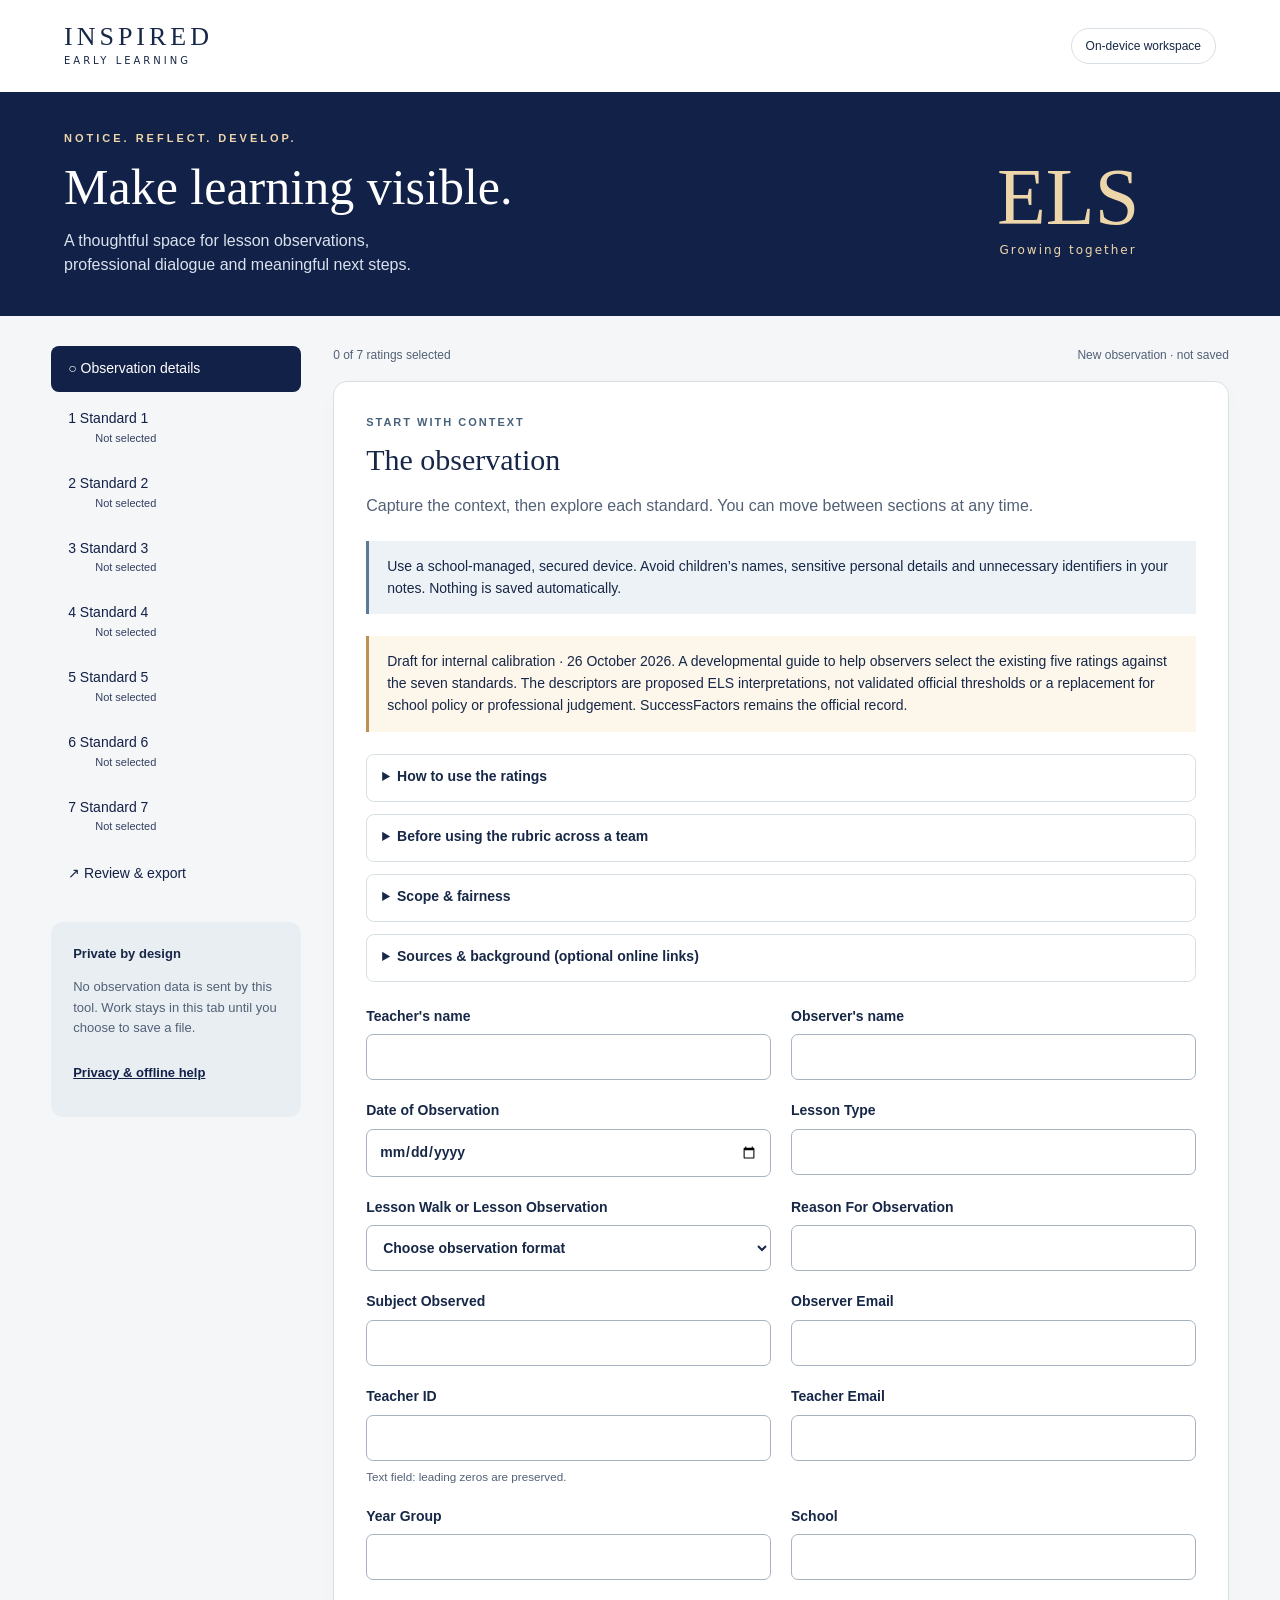
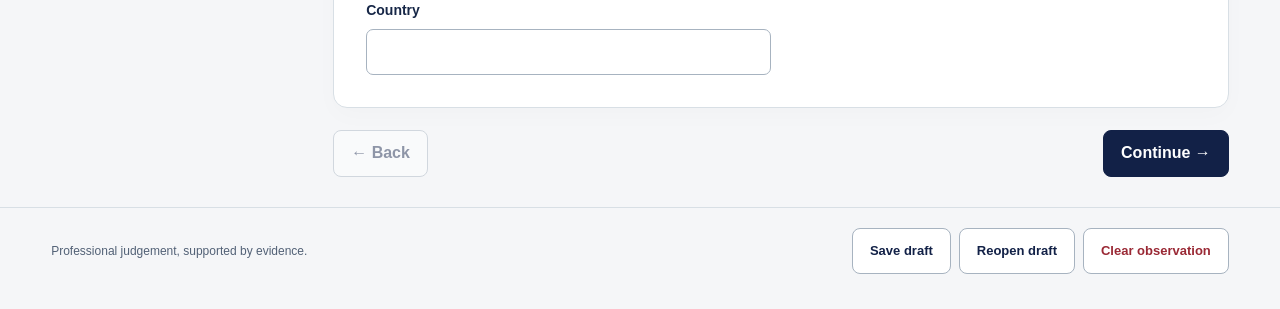
<file: index.html>
<!doctype html><html lang="en"><head><meta charset="utf-8"><meta name="viewport" content="width=device-width,initial-scale=1"><meta name="theme-color" content="#122147"><meta http-equiv="Content-Security-Policy" content="default-src 'none'; script-src 'self' 'unsafe-inline'; style-src 'self' 'unsafe-inline'; img-src 'self' data:; connect-src 'self'; worker-src 'self'; manifest-src 'self'; base-uri 'none'; form-action 'none'"><title>Early Learning • Lesson observation</title><link rel="manifest" href="manifest.webmanifest"><link rel="apple-touch-icon" href="icon-192.png"><link rel="stylesheet" href="style.css"></head><body>
<a href="#main" class="skip">Skip to observation</a><header><div class="brand">INSPIRED <span>EARLY LEARNING</span></div><div class="privacy-pill">On-device workspace</div></header>
<div class="hero"><div><div class="eyebrow">NOTICE. REFLECT. DEVELOP.</div><h1>Make learning visible.</h1><p>A thoughtful space for lesson observations,<br>professional dialogue and meaningful next steps.</p></div><div class="hero-mark" aria-hidden="true">ELS<span>Growing together</span></div></div>
<div class="workspace"><aside><nav aria-label="Observation steps" id="steps"></nav><div class="privacy-card"><strong>Private by design</strong><p>No observation data is sent by this tool. Work stays in this tab until you choose to save a file.</p><button class="link" id="privacy">Privacy & offline help</button></div></aside><main id="main" tabindex="-1"><div class="statusbar"><span id="progress"></span><span id="saveStatus" role="status">New observation · not saved</span></div><section id="view"></section><div class="navigation"><button id="back">← Back</button><button id="next" class="primary">Continue →</button></div></main></div>
<footer><span>Professional judgement, supported by evidence.</span><div><button id="save">Save draft</button><button id="open">Reopen draft</button><button id="reset" class="danger">Clear observation</button></div></footer><input id="file" type="file" accept=".json,application/json" hidden><dialog id="dialog" aria-labelledby="dialogTitle" aria-describedby="dialogText"><form method="dialog"><h2 id="dialogTitle"></h2><div id="dialogText"></div><div class="dialog-actions"><button value="cancel">Cancel</button><button id="confirm" value="confirm" class="primary">Continue</button></div></form></dialog><script src="rubric.js"></script><script src="core.js"></script><script src="app.js"></script></body></html>
</file>
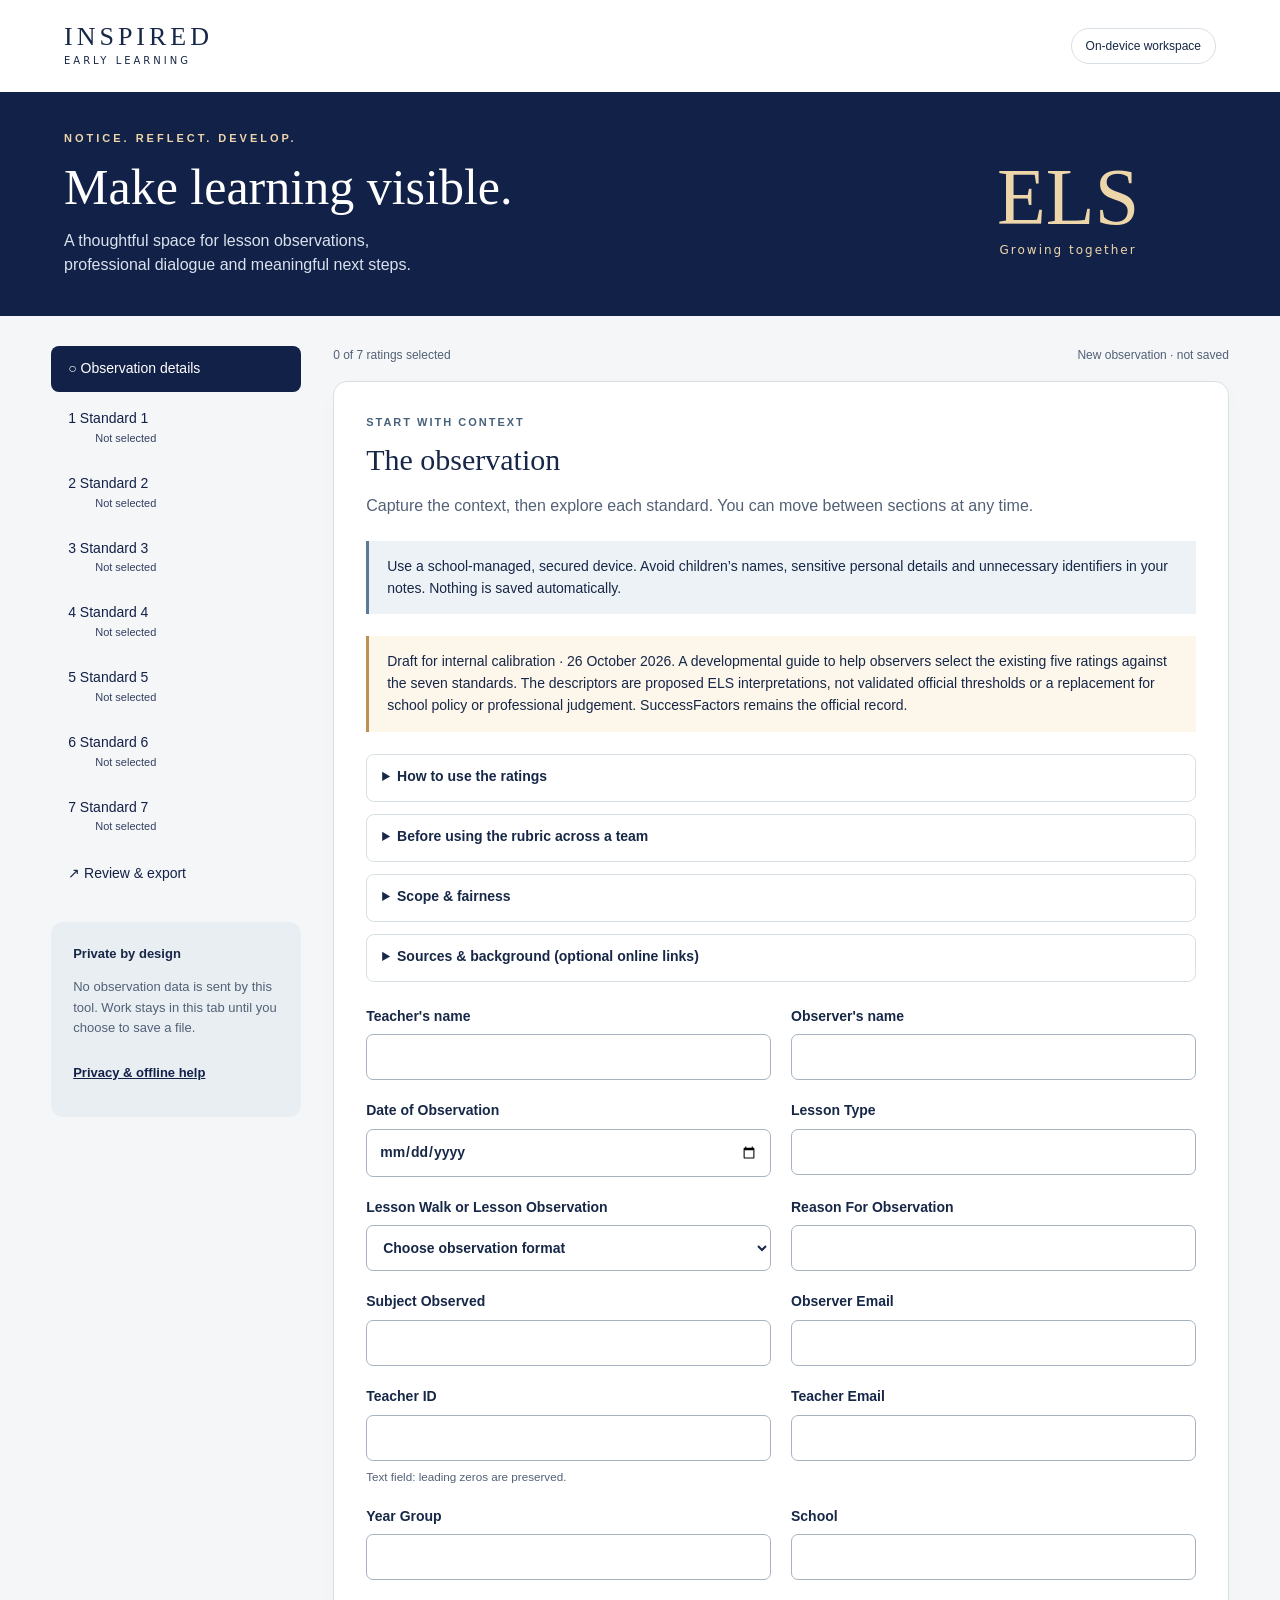
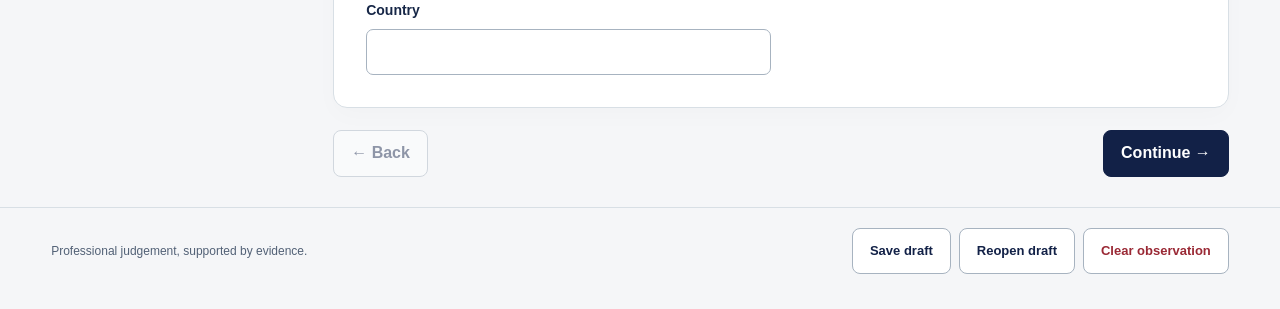
<file: offline-laptop.html>
<!doctype html><html lang="en"><head><meta charset="utf-8"><meta name="viewport" content="width=device-width,initial-scale=1"><meta name="theme-color" content="#122147"><meta http-equiv="Content-Security-Policy" content="default-src 'none'; script-src 'self' 'unsafe-inline'; style-src 'self' 'unsafe-inline'; img-src 'self' data:; connect-src 'self'; worker-src 'self'; manifest-src 'self'; base-uri 'none'; form-action 'none'"><title>Early Learning • Lesson observation</title><style>:root{--navy:#122147;--blue:#5b7a95;--gold:#eed6ab;--ink:#172747;--muted:#526176;--line:#d8dfe5;--paper:#f5f6f8}*{box-sizing:border-box}body{margin:0;font:16px/1.55 -apple-system,BlinkMacSystemFont,"Segoe UI",sans-serif;color:var(--ink);background:var(--paper)}button,input,textarea,select{font:inherit}button{cursor:pointer;border:1px solid #a7b3c0;border-radius:8px;padding:10px 17px;min-height:46px;background:white;color:var(--navy);font-weight:600}button:hover{background:#edf1f5}button.primary{background:var(--navy);color:white;border-color:var(--navy)}button:disabled{opacity:.45;cursor:default}:focus-visible{outline:3px solid #1b75bb;outline-offset:3px}header{padding:22px max(5vw,20px);display:flex;justify-content:space-between;align-items:center;background:white}.brand{font:26px Georgia,serif;letter-spacing:4px}.brand span{display:block;font:10px/1.8 system-ui;letter-spacing:3px}.privacy-pill{font-size:12px;border:1px solid var(--line);border-radius:30px;padding:8px 14px}.hero{background:var(--navy);color:white;padding:38px max(5vw,20px);display:flex;justify-content:space-between;align-items:center}.eyebrow{font-size:11px;letter-spacing:3px;color:var(--gold);font-weight:700}h1{font:clamp(32px,4vw,50px)/1.15 Georgia,serif;margin:12px 0}h2{font:30px/1.25 Georgia,serif;margin:10px 0 16px}h3{font-size:19px}.hero p{color:#d9e2ee;margin:12px 0 0}.hero-mark{font:80px Georgia;color:var(--gold);text-align:center;padding-right:6vw}.hero-mark span{display:block;font:12px system-ui;letter-spacing:2px}.workspace{max-width:1400px;margin:auto;padding:30px max(4vw,20px);display:grid;grid-template-columns:250px minmax(0,1fr);gap:32px}nav{display:grid;gap:6px}nav button{text-align:left;border:0;background:transparent;font-size:14px;font-weight:500}nav button.active{background:var(--navy);color:white}nav small{display:block;font-size:11px;opacity:.85;margin-left:27px}.privacy-card{padding:22px;background:#e9eef3;border-radius:12px;margin-top:25px;font-size:13px}.privacy-card p{color:var(--muted)}.link{border:0;padding:0;min-height:44px;text-decoration:underline;background:transparent;font-size:13px}.statusbar{display:flex;justify-content:space-between;gap:15px;font-size:12px;color:var(--muted);margin-bottom:16px}section{background:white;padding:32px;border:1px solid var(--line);border-radius:14px;box-shadow:0 8px 24px #12214705}.intro{color:var(--muted);max-width:760px}.section-tag{font-size:11px;letter-spacing:2px;text-transform:uppercase;color:#46617c;font-weight:700}.grid{display:grid;grid-template-columns:1fr 1fr;gap:20px}.field{display:flex;flex-direction:column;gap:7px;font-size:14px;font-weight:600}.field small{font-weight:400;color:var(--muted)}input,select,textarea{width:100%;border:1px solid #a7b3c0;border-radius:7px;padding:11px 12px;background:white;color:var(--ink);min-height:46px}textarea{resize:vertical;min-height:110px;line-height:1.5}.field.wide{grid-column:1/-1}.notice{border-left:3px solid var(--blue);background:#edf2f6;padding:15px 18px;font-size:14px;margin:22px 0}.notice.warm{background:#fcf6eb;border-color:#bc9154}.ratings{border:0;padding:0;margin:26px 0}.ratings legend{font-weight:700;margin-bottom:12px}.rating{display:grid;grid-template-columns:23px 1fr;gap:10px;border:1px solid var(--line);border-radius:9px;padding:16px;margin:10px 0;cursor:pointer}.rating:has(input:checked){background:#eef3f8;border:2px solid var(--navy);padding:15px}.rating input{width:20px;min-height:20px;margin:3px 0;accent-color:var(--navy)}.rating strong{display:block;font-size:15px}.rating p{font-size:14px;color:#46576b;margin:7px 0 0}.navigation{display:flex;justify-content:space-between;margin-top:22px}footer{max-width:1400px;margin:auto;padding:20px max(4vw,20px) 35px;border-top:1px solid var(--line);display:flex;gap:20px;align-items:center;justify-content:space-between;font-size:12px;color:var(--muted)}footer div{display:flex;gap:8px;flex-wrap:wrap}footer button{font-size:13px}.danger{color:#9a2935}.review-item{border-bottom:1px solid var(--line);padding:18px 0}.review-item h3{margin:0}.review-item p{white-space:pre-wrap;overflow-wrap:anywhere}.review-top{display:flex;align-items:center;justify-content:space-between;gap:12px}.badge{font-size:12px;border-radius:20px;background:#edf2f6;padding:6px 10px;display:inline-block;margin-top:8px}.actions{display:flex;gap:12px;flex-wrap:wrap}dialog{border:0;border-radius:14px;max-width:620px;width:calc(100% - 32px);padding:28px;color:var(--ink)}dialog::backdrop{background:#12214788}.dialog-actions{display:flex;justify-content:flex-end;gap:10px;margin-top:25px}.skip{position:absolute;top:-100px}.skip:focus{top:10px;background:white;padding:12px;z-index:10}dl{display:grid;grid-template-columns:1fr 1fr;gap:8px}dt{font-weight:600}dd{margin:0;overflow-wrap:anywhere}.fine{font-size:12px;color:var(--muted)}@media(max-width:900px){.workspace{grid-template-columns:1fr;gap:20px}nav{display:flex;overflow:auto;padding-bottom:8px}nav button{white-space:nowrap;flex-shrink:0}nav small{display:none}.privacy-card{display:block;margin-top:8px;padding:0;background:transparent}.privacy-card strong,.privacy-card p{display:none}.hero-mark{display:none}.workspace{padding:20px}.statusbar{flex-wrap:wrap}footer{flex-direction:column;align-items:flex-start}}@media(max-width:560px){header{padding:16px 20px}.privacy-pill{font-size:10px;padding:6px 9px}.brand{font-size:22px}.hero{padding:28px 20px}.hero p{font-size:14px}.grid{grid-template-columns:1fr}section{padding:22px 18px}.workspace{padding:16px 12px}h2{font-size:26px}footer{padding:20px 14px}.review-top{align-items:flex-start}dl{grid-template-columns:1fr}dd{margin-bottom:10px}}@media print{header,.hero,aside,footer,.navigation,.statusbar,.actions,.review-top button{display:none}.workspace{display:block;padding:0}section{border:0;box-shadow:none}.review-item{break-inside:avoid}}
details{border:1px solid var(--line);border-radius:8px;margin:12px 0;padding:0 15px;font-size:14px}summary{cursor:pointer;min-height:46px;padding:11px 0;font-weight:600}details p{color:#46576b}details a{color:#195d93;text-decoration:underline}.rating{display:block;padding:0 16px}.rating:has(input:checked){padding:0 15px}.rating-choice{display:flex;align-items:center;gap:12px;min-height:58px;cursor:pointer}.rating details{border:0;border-top:1px solid var(--line);border-radius:0;margin:0;padding:0}.rating details summary{font-weight:400;color:#36516b}.rating input{flex-shrink:0}.grid{margin-top:24px}
aside,main,.grid,.field{min-width:0}section{overflow-wrap:anywhere}@media(max-width:900px){.workspace{grid-template-columns:minmax(0,1fr)}}
</style></head><body>
<a href="#main" class="skip">Skip to observation</a><header><div class="brand">INSPIRED <span>EARLY LEARNING</span></div><div class="privacy-pill">On-device workspace</div></header>
<div class="hero"><div><div class="eyebrow">NOTICE. REFLECT. DEVELOP.</div><h1>Make learning visible.</h1><p>A thoughtful space for lesson observations,<br>professional dialogue and meaningful next steps.</p></div><div class="hero-mark" aria-hidden="true">ELS<span>Growing together</span></div></div>
<div class="workspace"><aside><nav aria-label="Observation steps" id="steps"></nav><div class="privacy-card"><strong>Private by design</strong><p>No observation data is sent by this tool. Work stays in this tab until you choose to save a file.</p><button class="link" id="privacy">Privacy & offline help</button></div></aside><main id="main" tabindex="-1"><div class="statusbar"><span id="progress"></span><span id="saveStatus" role="status">New observation · not saved</span></div><section id="view"></section><div class="navigation"><button id="back">← Back</button><button id="next" class="primary">Continue →</button></div></main></div>
<footer><span>Professional judgement, supported by evidence.</span><div><button id="save">Save draft</button><button id="open">Reopen draft</button><button id="reset" class="danger">Clear observation</button></div></footer><input id="file" type="file" accept=".json,application/json" hidden><dialog id="dialog" aria-labelledby="dialogTitle" aria-describedby="dialogText"><form method="dialog"><h2 id="dialogTitle"></h2><div id="dialogText"></div><div class="dialog-actions"><button value="cancel">Cancel</button><button id="confirm" value="confirm" class="primary">Continue</button></div></form></dialog><script>window.RUBRIC = {"title": "ELS Observation Companion", "subtitle": "Evidence-led feedback for Early Learning heads, teachers and peer observers", "version": "Draft for internal calibration · 26 October 2026", "purpose": "A developmental guide to help observers select the existing five ratings against the seven standards. The descriptors are proposed ELS interpretations, not validated official thresholds or a replacement for school policy or professional judgement. SuccessFactors remains the official record.", "ratingOptions": [{"value": 0, "label": "Not Observed"}, {"value": 1, "label": "Critical Concern"}, {"value": 2, "label": "Has Areas to Develop"}, {"value": 3, "label": "Performing Well"}, {"value": 4, "label": "Outstanding"}], "ratingGuidance": ["Observe naturally occurring play, care routines, transitions and adult-guided experiences. A formal whole-group lesson is not required.", "For each standard, record what the adult did or said and how children responded. Separate direct observation, supplementary evidence and interpretation.", "Choose the best-supported rating for the standard, not a tick-count across the look-fors. Record mixed evidence, relevant context and the reason for the judgement.", "Use 0 - Not Observed when evidence is insufficient or no suitable opportunity arose. It is not zero performance, and it must not be included in an average. Do not use it to hide an observed concern.", "Level 2 identifies specific inconsistent or partially effective practice. Level 1 requires evidence of a serious failure in the relevant standard, not simply an area for improvement or a child finding something difficult.", "Level 3 is secure, effective practice. Level 4 requires convincing evidence of the additional precision, inclusion, agency or impact described, not merely the absence of a development point.", "Consider developmental starting points, language, disability, communication preferences and context. Judge the adult's opportunities and support, not uniform child attainment or progress at the same pace.", "Do not equate quality with expensive decor, silence, worksheets, early formal academics, English-only fluency or identical finished products.", "A short observation cannot establish progress over time or all aspects of professionalism. Identify what needs follow-up; do not invent evidence or force a judgement.", "The tool does not calculate an overall score. A serious concern must not be averaged away by stronger practice elsewhere.", "Follow the school's safeguarding procedures immediately where a safety or welfare concern arises. Recording a rating is not a substitute for reporting or acting.", "Use feedback to agree an evidenced strength, a manageable next step, appropriate support and a review date. Before consequential use, moderate judgements and consider evidence beyond one brief visit."], "calibration": {"title": "Before using the rubric across a team", "steps": ["Read a shared anonymised observation account and select ratings independently.", "Compare the evidence supporting each judgement, not personal impressions of the teacher.", "Discuss differences against the descriptors and identify where more evidence is needed.", "Pilot the wording with heads and teachers, then agree any school-level refinements before formal implementation."]}, "recordingPrompts": {"evidence": "What did the adult do or say? How did children respond? Include the context and distinguish observed from reported evidence.", "strengths": "Which practice worked well, and what evidence shows its effect?", "development": "What is the priority next step, what support is needed and how will improvement be recognised?", "teacherReflection": "What was your intention? What helped, what surprised you and what would you change?", "followUp": "What further evidence or agreed action is needed, who will support it and when will it be reviewed?"}, "sources": [{"title": "User-supplied observation export: els data.xlsx", "detail": "Export!L1:R1 supplies the exact seven standard titles; ratings in L2:R6 supply the existing five categories. No employee records are included in this tool."}, {"title": "Department of Basic Education (2015), The South African National Curriculum Framework for children from Birth to Four", "url": "https://www.education.gov.za/Portals/0/Documents/curriculum%20docs/NCF%202018/NCF%20English%202018%20web.pdf", "detail": "Background for flexible, holistic early learning within its birth-to-four scope. The 2018 URL contains the framework dated February 2015."}, {"title": "NAEYC, DAP: Observing, Documenting, and Assessing Children's Development and Learning", "url": "https://www.naeyc.org/resources/position-statements/dap/assessing-development/", "detail": "Background for ongoing, culturally and linguistically responsive observation that informs teaching. The proposed rubric is not endorsed or validated by NAEYC or DBE."}, {"title": "England: Department for Education, Development Matters (updated September 2023)", "url": "https://www.gov.uk/government/publications/development-matters--2/development-matters", "detail": "International cross-check for flexible planning, meaningful play, appropriate adult scaffolding and proportionate assessment. Non-statutory guidance for England, not an international teacher-rating scale."}, {"title": "Aotearoa New Zealand: Te Whāriki, assessment, planning and evaluation", "url": "https://tewhariki.tahurangi.education.govt.nz/assessment-planning-and-evaluation/5637165598.p", "detail": "International cross-check for noticing, responding and revisiting learning, child agency, family perspectives and evidence over time. Respect its bicultural context; these proposed ratings are not part of Te Whāriki."}, {"title": "United States: NAEYC, DAP teaching to enhance each child’s development and learning", "url": "https://www.naeyc.org/resources/position-statements/dap/enhance-development", "detail": "International cross-check for intentional teaching, choice, guided and self-directed play, inclusive access and culturally and linguistically responsive practice. NAEYC does not endorse this rubric."}], "exportCaveat": "The spreadsheet supports review and entry into SuccessFactors. It is not a verified automatic-import template. The supplied export has an apparent final-column heading error: AF1 repeats Standard Six: Areas of Development beside Standard Seven: Areas of Strength. Confirm the official mapping before any automated import.", "scopeNotes": ["Use the standard titles as authoritative headings; do not treat the sample appraisal narratives as calibrated exemplars.", "Apply expectations within the observed adult's role and opportunity, including teaching assistants or caregivers where relevant. Do not penalise responsibilities they do not hold.", "Collect only necessary information. Avoid child names and sensitive family or health details in routine observation notes; use the school's appropriate confidential processes where required."], "standards": [{"id": 1, "title": "Standard One: Sets high expectations and stretches and challenges every student", "elsInterpretation": "Every child is seen as capable and offered worthwhile, achievable next steps through play, exploration and growing independence, with appropriate support.", "lookFors": ["Expectations reflect individual starting points, interests and developmental readiness.", "Adult language, meaningful choices and responsibilities communicate confidence in children's capability.", "Accessible spaces and materials enable participation rather than simply looking attractive.", "Invitations, questions and problems extend thinking or skills without rushing formal academic learning."], "ratings": [{"value": 0, "label": "Not Observed", "descriptor": "There was no suitable opportunity, or too little evidence, to judge the match between expectations, access and challenge. Record what was seen and what needs checking. This is not a low performance rating, and an attractive room alone is not enough evidence to judge the standard.", "evidenceExample": "The observer sees prepared resources before children arrive, but cannot yet see how the adult uses them to support participation or challenge."}, {"value": 1, "label": "Critical Concern", "descriptor": "Observed expectations substantially and repeatedly mismatch children's needs or capabilities, seriously restricting participation or learning. The adult dismisses children's attempts, prevents them from trying, or persists with overwhelming demands without appropriate support. Alternatively, despite clear evidence of children's capabilities, opportunities remain persistently and substantially below their needs, seriously restricting learning. Record the impact and distinguish adult practice from constraints outside their control.", "evidenceExample": "Children repeatedly show that a task is inaccessible; the adult insists on identical outcomes, offers no workable support and dismisses their attempts."}, {"value": 2, "label": "Has Areas to Develop", "descriptor": "The adult encourages children and provides some suitable opportunities, but expectations, access or challenge are uneven. Some children receive useful support while others wait, repeat an already-secure task or have adults take over. Choices may be superficial or challenge may mean only more of the same. Identify which children or situations need a better entry point or extension.", "evidenceExample": "A construction invitation engages several children, but those ready for a harder problem only receive more blocks while another child's building is completed by the adult."}, {"value": 3, "label": "Performing Well", "descriptor": "The adult communicates belief in children's capability and provides accessible, purposeful experiences matched to their starting points. Meaningful choices, appropriate responsibilities and playful challenges encourage children to attempt, persevere and think. Support enables participation without routinely taking over; children who are ready can explore a worthwhile next step. Different outcomes and ways of participating are welcomed.", "evidenceExample": "Children build bridges for toy animals. The adult offers an accessible starting point to one child and invites another to test a longer span, allowing both to decide how to proceed."}, {"value": 4, "label": "Outstanding", "descriptor": "Across the available evidence, the adult skilfully combines ambitious individual next steps, inclusive access and genuine agency. Challenge grows from children's ideas and emerging capabilities; children investigate alternatives, refine approaches or use skills in new ways. The adult anticipates barriers and widens opportunities for less-visible children as well as confident contributors. The judgement rests on sustained quality and effect, not one impressive activity.", "evidenceExample": "As children test their bridges, the adult draws in different ideas and adjusts support so children choose new tests, revise designs and increasingly direct the investigation."}], "evidencePrompts": ["What makes this a worthwhile next step for these children, rather than repetition or an unrealistic demand?", "Who had meaningful choices and access, and who needed a different entry point or greater challenge?", "What did children attempt, reconsider or discover in response?"], "toddlerExample": "During filling and emptying, the adult offers reachable containers and a different-sized opening. Gestures, repeated attempts and requesting help can show challenge; spoken explanations are unnecessary.", "preschoolExample": "Children build a bridge for toy animals, test its strength and choose changes, with different supports rather than an expectation of identical bridges."}, {"id": 2, "title": "Standard Two: Uses responsive teaching which promotes excellent progress and outcomes", "elsInterpretation": "The adult notices children's responses, adjusts teaching and checks whether the adjustment helps. Progress is considered from each child's starting point, with evidence over time where available.", "lookFors": ["The adult listens and observes actions, gestures and communication, not only confident spoken answers.", "Pace, language, materials, grouping, support or challenge change in response to evidence.", "Modelling, prompts, dialogue and feedback help children try, think and act rather than simply receive an answer.", "The adult checks the effect of support and uses appropriate follow-up evidence to understand progress."], "ratings": [{"value": 0, "label": "Not Observed", "descriptor": "There is insufficient evidence of how the adult responds to children's learning. Record what further interaction or follow-up evidence is needed. A short visit may show responsive teaching without establishing progress over time; state that limit rather than claiming long-term outcomes. Lack of opportunity is not evidence of poor practice.", "evidenceExample": "A short visit captures children settling into an activity, but not enough adult-child interaction to judge how the adult adapts teaching."}, {"value": 1, "label": "Critical Concern", "descriptor": "The adult repeatedly ignores clear evidence of confusion, inaccessibility or disengagement and continues an unsuitable approach, substantially limiting learning. Responses dismiss attempts, routinely take over or prevent further thinking. When relevant longer-term evidence is available, clear unmet needs are disregarded rather than acted upon. Record what was observed and its effect, without inferring failure from a child's difficulty alone.", "evidenceExample": "Several children show they do not understand the instruction; the adult repeats it more forcefully without changing language, modelling or access, and prevents attempts at an alternative."}, {"value": 2, "label": "Has Areas to Develop", "descriptor": "The adult notices some responses and makes some useful changes, but checking and adaptation are inconsistent or delayed. They may rely mainly on confident speakers, provide generic praise or give help without checking its effect. Some children benefit while others remain unsure or insufficiently challenged. Feedback identifies a specific adjustment and how its effectiveness could be checked.", "evidenceExample": "The adult notices difficulty and models the task, but moves on without checking whether the child can now attempt it or needs different support."}, {"value": 3, "label": "Performing Well", "descriptor": "The adult observes and listens to different children, then adjusts teaching in response. Appropriate modelling, prompts, gestures, dialogue and feedback help children try again or extend their thinking. The adult allows response time and checks whether the change helps, maintaining suitable challenge. Where follow-up evidence is available, it shows next steps informed by children's own starting points rather than uniform attainment.", "evidenceExample": "After noticing a child struggle to stack pieces, the adult stabilises the base, models once and pauses; the next attempt informs whether support is maintained or reduced."}, {"value": 4, "label": "Outstanding", "descriptor": "Responsive teaching is precise and sustained across the available evidence. The adult tests assumptions, notices less-visible responses and refines adjustments after checking their effect. Support is sensitively reduced or changed so children increasingly direct their thinking and action. Relevant evidence across occasions, where available, shows how teaching is refined to promote meaningful individual progress; a single visit alone cannot establish that longer-term impact.", "evidenceExample": "An unexpected sorting rule prompts shared investigation. The adult checks different children's reasoning, offers a contrasting object and adjusts support again as children test and refine their ideas."}], "evidencePrompts": ["What did the adult notice, what changed, and what happened for the child afterwards?", "Whose understanding was checked through actions, gestures, language or attempted strategies?", "What is evidenced in this visit, and what claim about progress needs evidence from another occasion?"], "toddlerExample": "The adult responds to a child's difficulty with a stacking piece, changes the support and watches the next attempt before deciding what to do next.", "preschoolExample": "Children sort using an unexpected rule; the adult asks them to show it, offers a contrasting object and adapts the next invitation rather than correcting them immediately."}, {"id": 3, "title": "Standard Three: Subject and curriculum knowledge", "elsInterpretation": "The adult uses accurate knowledge of early learning and the curriculum to make ideas accessible and offer appropriate next possibilities, rather than expecting identical milestones from every child.", "lookFors": ["Accurate language, explanations and demonstrations in meaningful play, routines and exploration.", "Connections between individual children's existing understanding and accessible next possibilities.", "Recognition of ideas expressed through home languages, movement, gesture and communication supports.", "Materials, questions and scaffolds that deepen exploration without replacing children's thinking."], "ratings": [{"value": 0, "label": "Not Observed", "descriptor": "The available evidence is too limited to judge subject and curriculum knowledge, accuracy or use of developmental progression. Record what was seen and what needs checking. Do not treat limited visibility as weak knowledge or expect children to demonstrate particular attainment during the visit.", "evidenceExample": "A brief arrival interaction provides too little evidence of relevant explanations, demonstrations or curriculum decisions to judge the standard."}, {"value": 1, "label": "Critical Concern", "descriptor": "Observed explanations, demonstrations or expectations contain significant inaccuracies or are markedly mismatched to children's ways of learning and communicating. The adult persists despite clear evidence of misunderstanding or exclusion, materially undermining participation or developing understanding. Identify the specific practice and impact. A minor factual slip, promptly corrected, or an unfamiliar approach is not in itself Critical Concern.", "evidenceExample": "Across repeated shape comparisons, the adult insists rotated triangles are not triangles, rejects children's valid demonstrations and requires them to copy the false rule, materially undermining their developing understanding."}, {"value": 2, "label": "Has Areas to Develop", "descriptor": "Knowledge is broadly accurate, but connections, explanations or next steps are uneven. Opportunities to build on children's interests, understanding or communication are missed, and scaffolds sometimes simplify unnecessarily or move ahead too quickly. Children can participate, but exploration or understanding is not consistently extended. Identify the particular knowledge or application that needs strengthening.", "evidenceExample": "The adult names full and empty accurately but repeats the labels after a child begins comparing amounts, missing an opportunity to explore more and less."}, {"value": 3, "label": "Performing Well", "descriptor": "The adult uses accurate knowledge to connect learning with children's play, experiences and current understanding. Language, materials and demonstrations make ideas accessible through appropriate communication routes. Scaffolds offer manageable challenge without prescribing identical outcomes. Children can investigate and express ideas, and their responses inform whether the adult clarifies, extends or steps back.", "evidenceExample": "As children roll objects, the adult accurately describes movement, offers contrasting shapes and supports spoken or gestured predictions; children try ideas and notice differences."}, {"value": 4, "label": "Outstanding", "descriptor": "Accurate knowledge is used with particularly perceptive responsiveness to emerging ideas, unexpected questions or misconceptions. Precise connections and varied representations deepen exploration while preserving children's agency and inclusive access. Observed responses show children developing, revising or using ideas in new ways. Distinction rests on the quality and effect of these interactions, not accelerated content or universal mastery.", "evidenceExample": "A child's claim that heavy objects always sink prompts accessible comparisons; the adult supports predictions and revisiting explanations as children discover a heavy object that floats."}], "evidencePrompts": ["What did the adult say, demonstrate or select, and how accurate and accessible was it?", "What showed the child's current thinking, and how was it connected to an appropriate next possibility?", "How did children respond through language, gesture, movement or communication support?"], "toddlerExample": "A toddler fills and tips a container. The adult names actions, offers a second container and follows interest in comparing what each holds, without expecting counting or verbal explanations.", "preschoolExample": "Children investigate ramps. The adult introduces accurate language about steepness and distance and helps compare attempts while keeping children's own questions central."}, {"id": 4, "title": "Standard Four: Pedagogy and planning", "elsInterpretation": "Purposeful, flexible experiences, routines and environments combine child-led exploration with appropriate adult support. Planning is judged through thoughtful decisions and practice, not paperwork alone.", "lookFors": ["A developmentally appropriate purpose evident in experiences, routines, interactions or relevant planning context.", "Accessible spaces, materials and transitions that support participation, choice and exploration.", "A responsive balance of child-led play and purposeful adult modelling, questioning or direct support.", "Adaptation of pace, sequence, grouping or resources to children's responses and access needs."], "ratings": [{"value": 0, "label": "Not Observed", "descriptor": "There is insufficient evidence to judge the purpose, organisation or responsiveness of pedagogy and planning. Record the limits of the sample and a relevant follow-up question. Do not equate an unseen written plan with absent planning or ineffective teaching; intentions may be evident through interactions and decisions.", "evidenceExample": "Only the final moments of collection time were observed, with too little context to establish learning intentions, sequencing or pedagogical choices."}, {"value": 1, "label": "Critical Concern", "descriptor": "Observed organisation or teaching creates substantial barriers to participation or learning. Expectations, resources or pacing are markedly inappropriate, and the adult continues despite clear distress, exclusion or inability to engage. Control replaces meaningful agency, or absent adult support leaves children unable to access the experience. Describe the barrier and impact; a different teaching style alone is not a concern.", "evidenceExample": "Toddlers are kept in a prolonged adult-led task despite repeated distress and attempts to leave; no movement, alternative participation or responsive change is offered."}, {"value": 2, "label": "Has Areas to Develop", "descriptor": "Experiences have a recognisable purpose and some suitable opportunities for play, but organisation, sequencing or adult involvement is inconsistent. Resources, transitions or grouping create avoidable interruptions, or cues to adjust support and challenge are missed. Some engagement, choice or access is reduced. Specify the pedagogical decision to improve rather than assuming that more adult direction is needed.", "evidenceExample": "Children begin a purposeful building challenge, but limited materials and a lengthy explanation lead some to disengage; the adult adjusts only after repeated cues."}, {"value": 3, "label": "Performing Well", "descriptor": "Purposeful experiences and routines are coherently organised, with accessible resources and appropriate pacing. The adult balances child-led exploration with timely modelling, questions or direct support, adapting sequence or participation options when children's responses warrant it. Children make choices, remain meaningfully involved and encounter manageable challenge. Planning is evident in thoughtful decisions and responsive practice.", "evidenceExample": "During construction play, accessible materials support different approaches; the adult models a joining technique when requested, then steps back as children continue their own designs."}, {"value": 4, "label": "Outstanding", "descriptor": "Purpose, environment and adult contribution work together with exceptional responsiveness. The adult anticipates access barriers and adapts sensitively to emerging interests or challenge without losing meaningful direction. Modelling, collaboration and independent exploration are finely judged. Children sustain or deepen involvement, shape the experience and access challenge through different routes; elaborate resources and polished displays are not required.", "evidenceExample": "Children turn construction into bridge testing; the adult reorganises materials, offers optional stability demonstrations and supports varied roles, enabling children to refine their own designs."}], "evidencePrompts": ["What purpose was evident, and how did resources, sequence and adult contribution support it?", "Which children could choose, participate and access challenge, and what barriers were visible?", "What prompted the adult to intervene, adapt or step back, and what changed for children?"], "toddlerExample": "Reachable containers support filling play. The adult models when helpful and reduces crowding when toddlers signal frustration, allowing each to continue exploring in their own way.", "preschoolExample": "Children plan a pretend cafe. The adult supports accessible roles, introduces a writing or number tool when it serves the play and adapts as children's ideas develop."}, {"id": 5, "title": "Standard Five: Assessment, monitoring and interventions", "elsInterpretation": "The adult notices and interprets children's participation, thinking and communication, chooses proportionate support and revisits its effect. Everyday evidence informs next steps without unnecessary testing or labelling.", "lookFors": ["Observation and listening distinguish what a child did or communicated from the adult's interpretation.", "Interpretation considers context, strengths, language, communication and access needs.", "Purposeful support is linked to an observed learning need, barrier or emerging understanding.", "The adult revisits responses, adjusts support and uses appropriate records or follow-up evidence when available."], "ratings": [{"value": 0, "label": "Not Observed", "descriptor": "The sample does not reveal enough of the observation, interpretation, response and review process to judge. A support decision may have occurred before the visit or its effect may not yet be visible. Record the evidence gap and a follow-up question. Missing records or an unobserved intervention alone do not demonstrate weak assessment.", "evidenceExample": "Adapted materials are offered, but the brief visit gives no evidence of the observation informing them, their intended purpose or the child's response."}, {"value": 1, "label": "Critical Concern", "descriptor": "The adult disregards clear evidence of difficulty or exclusion, makes consequential unsupported judgements, or persists with inappropriate support despite adverse responses. Assessment demands or interpretations substantially misrepresent the child's communication or understanding, restricting meaningful access or causing avoidable distress. Record the specific practice and impact; do not infer a diagnosis or treat difference as deficit.", "evidenceExample": "The adult treats home-language use as proof of not understanding and removes a child from shared problem-solving despite gestures showing relevant ideas."}, {"value": 2, "label": "Has Areas to Develop", "descriptor": "The adult notices some relevant cues and offers generally appropriate support, but interpretation, response or review is inconsistent. Adjustments may be generic, delayed or insufficiently linked to the observed need. Children receive some help, but its usefulness is not checked when an opportunity arises. Identify the missing link rather than requiring more paperwork or formal testing.", "evidenceExample": "After noticing difficulty with a joining tool, the adult offers another tool but does not check whether it enables the child to continue building."}, {"value": 3, "label": "Performing Well", "descriptor": "The adult notices specific evidence, considers its meaning in context and chooses a proportionate response. Support builds on strengths and addresses an observed need without unnecessary labelling or removal from play. Its effect is checked when possible and support adjusted, or a sensible next check identified. Relevant records and follow-up evidence inform next steps where available; progress claims stay within the evidence.", "evidenceExample": "The adult notices repeated difficulty joining pieces, models a grip and watches the next attempt; adapted pieces then help the child continue independently."}, {"value": 4, "label": "Outstanding", "descriptor": "The adult interprets subtle or conflicting evidence thoughtfully, checking assumptions through accessible opportunities rather than premature conclusions. Targeted support is precise, minimally intrusive and responsive to agency. Its effect is revisited and support refined or withdrawn appropriately. Available evidence informs purposeful next steps and shows improved access, participation or understanding; distinction rests on assessment quality, not record volume or unverified long-term gains.", "evidenceExample": "When a child avoids group storytelling, the adult checks understanding through puppets, notices confident responses, adjusts participation options and revisits whether the child can contribute comfortably."}], "evidencePrompts": ["What exactly did the child do or communicate, and which interpretations remain uncertain?", "What support followed, and why was it appropriate to this child and context?", "What response was observed, or what follow-up will check whether the support helps?"], "toddlerExample": "A toddler repeatedly abandons a posting toy. The adult notices an awkward opening, changes the toy's position and watches the next attempt before deciding whether further support is needed.", "preschoolExample": "A child contributes little to a group story. Pictures, puppets or home-language resources help the adult check understanding and adapt participation, then review the child's response."}, {"id": 6, "title": "Standard Six: Student welfare and classroom management", "elsInterpretation": "Children feel safe, known and included. Adults protect dignity, respond to emotions and support growing independence through predictable, flexible routines.", "lookFors": ["Warm, respectful interactions and active supervision throughout play, care and transitions.", "Co-regulation, positive guidance and reasonable adjustments rather than shame, threats or forced compliance.", "Accessible routines and choices that support participation, autonomy and safe independence.", "Prompt, appropriate responses to distress, risk and safeguarding concerns within the adult's role."], "ratings": [{"value": 0, "label": "Not Observed", "descriptor": "There is not enough relevant evidence to judge this standard. Record which routines or interactions were seen and what further evidence is needed. Do not treat an uneventful short visit as proof that all welfare procedures are secure, or use this option to avoid recording a concern that was observed.", "evidenceExample": "The observer arrives as the session ends; too little interaction or supervision is seen to judge. A further observation is needed."}, {"value": 1, "label": "Critical Concern", "descriptor": "Observed practice presents a serious risk to children's safety, dignity or emotional security, or basic supervision and respectful guidance are substantially absent. A single serious incident is sufficient to require immediate action; repetition or evidence of actual harm is not required. Examples include humiliating responses, unsafe handling, ignoring significant distress or inadequate supervision. Follow the school's safeguarding procedures immediately, without waiting for a rating discussion.", "evidenceExample": "An adult humiliates a distressed child rather than responding safely and supportively. The observer records the words and actions and reports the concern promptly."}, {"value": 2, "label": "Has Areas to Develop", "descriptor": "Relationships are generally caring and basic routines are present, but guidance, supervision arrangements or support for regulation and participation are inconsistent. Some children wait unnecessarily, receive repeated corrections or struggle to access routines without useful support. The evidence indicates a specific improvement need rather than a serious safety or dignity failure; any such failure must be escalated separately.", "evidenceExample": "A long transition leads to repeated corrections. Visual cues and individual support are offered only after several children become distressed or disengaged."}, {"value": 3, "label": "Performing Well", "descriptor": "The adult maintains respectful relationships, active supervision and predictable, developmentally appropriate routines. They notice distress, offer calm co-regulation and adapt guidance to individual communication and support needs. Children can make appropriate choices, seek help and practise independence. Transitions and boundaries protect safety without expecting silence, immobility or identical behaviour from every child.", "evidenceExample": "The adult prepares children for a transition, supports one child with a visual cue and offers calm reassurance while others move safely to the next activity."}, {"value": 4, "label": "Outstanding", "descriptor": "Secure, inclusive practice is sustained across the available evidence. The adult anticipates barriers, adjusts routines sensitively and skilfully helps children develop their own regulation, communication and problem-solving strategies. Children increasingly use familiar supports, seek help and care for one another in developmentally appropriate ways. This judgement rests on the quality of support and its effect, not a perfectly quiet group.", "evidenceExample": "Across play and a difficult transition, the adult's timely adaptations help children communicate needs, recover from distress and rejoin at their own pace without exclusion or shame."}], "evidencePrompts": ["What did the adult do when a child needed reassurance, a boundary or help to participate, and how did the child respond?", "How were supervision, transitions, dignity and individual access maintained?", "What is directly observed, and which welfare procedures need separate verification?"], "toddlerExample": "An adult names an emotion, stays close and offers a familiar object or simple choice, allowing time to settle rather than demanding immediate compliance.", "preschoolExample": "An adult supports children to explain a conflict using words, gesture or pictures, agree a safe next step and return to play."}, {"id": 7, "title": "Standard Seven: Professionalism", "elsInterpretation": "The adult acts ethically, reflects on practice and works constructively with colleagues and families within agreed responsibilities. Evidence beyond the observation is often needed.", "lookFors": ["Respectful, confidential and ethical communication about children, families and colleagues.", "Preparedness, appropriate use of resources and reliable fulfilment of agreed role responsibilities.", "Constructive collaboration, clear adult roles and openness to feedback.", "Reflection and professional learning that lead to a specific, evidenced improvement in practice."], "ratings": [{"value": 0, "label": "Not Observed", "descriptor": "The available evidence is too limited to judge professionalism fairly. A short classroom visit may reveal collaboration or preparedness but not communication with families, reliability over time or responses to feedback. Record the aspects seen and arrange appropriate follow-up evidence. Absence of an opportunity to demonstrate a responsibility is not evidence of poor professionalism.", "evidenceExample": "The observer sees a prepared activity, but has no evidence of agreed responsibilities, collaborative work or professional reflection beyond this short visit."}, {"value": 1, "label": "Critical Concern", "descriptor": "Specific, substantiated evidence shows a serious breach of professional responsibility or conduct, such as a significant confidentiality breach, discriminatory treatment or failure to act on a safeguarding concern. Do not infer this rating from personality, hearsay or disagreement alone. Record facts and follow the relevant safeguarding or management process; the rubric does not determine disciplinary outcomes.", "evidenceExample": "A serious confidentiality breach is directly observed and recorded factually. The concern is referred through the school's agreed process rather than left only in observation feedback."}, {"value": 2, "label": "Has Areas to Develop", "descriptor": "Professional conduct is broadly respectful, but evidence identifies inconsistent preparation, communication, collaboration or fulfilment of an agreed responsibility. Reflection may describe events without identifying an actionable change, or agreed feedback is not yet reliably translated into practice. Specify the responsibility, evidence and support needed. Do not judge commitment through optional social attendance, personal style or unpaid extra work.", "evidenceExample": "Unclear agreed roles leave two adults duplicating an activity while another group waits; the post-observation discussion identifies a need for joint preparation and clearer communication."}, {"value": 3, "label": "Performing Well", "descriptor": "Available evidence shows respectful, ethical conduct, appropriate preparation and constructive collaboration. The adult fulfils evidenced role responsibilities, protects confidentiality, seeks or responds to relevant feedback and identifies practical next steps. Communication with families and colleagues is clear and appropriate where there is evidence to assess it. They understand when to seek guidance and act within their role.", "evidenceExample": "Adults share clear roles, discuss a child's needs privately and use feedback to agree a specific adjustment and review date."}, {"value": 4, "label": "Outstanding", "descriptor": "Evidence across relevant interactions and follow-up demonstrates consistently strong professional judgement and reflection that improves practice. The adult evaluates the impact of changes, seeks appropriate perspectives and contributes constructively to shared learning within their role. Their collaboration strengthens continuity for children and colleagues. This is not awarded for popularity, long working hours or responsibilities the adult has not had an opportunity to demonstrate.", "evidenceExample": "A follow-up discussion and records show how feedback led to an agreed change, how its effect on children was reviewed and how useful learning was shared with colleagues."}], "evidencePrompts": ["Which professional responsibilities are evidenced, by what source and over what period?", "What feedback or reflection led to a change, and what evidence shows its effect?", "Does the adult have the role, resources and opportunity to demonstrate the expectation?"], "toddlerExample": "The adult shares a relevant care or communication observation privately with the responsible colleague and agrees how the child's routine will remain consistent.", "preschoolExample": "The adult and colleague review children's responses to an investigation and agree a better question or resource for the next session."}], "internationalContext": "The rubric is a proposed local synthesis informed by early-years principles from South Africa, the United States, England and Aotearoa New Zealand. These frameworks have different purposes and contexts. None defines or validates the five employee-performance ratings used here."};
</script><script>/* Dependency-free data model and typed OOXML export. No formulas or external links. */
(function(root){
const headings=['Standard One: Sets high expectations and stretches and challenges every student','Standard Two: Uses responsive teaching which promotes excellent progress and outcomes','Standard Three: Subject and curriculum knowledge','Standard Four: Pedagogy and planning','Standard Five: Assessment, monitoring and interventions','Standard Six: Student welfare and classroom management','Standard Seven: Professionalism'];
const labels=['0 - Not Observed','1- Critical Concern','2 - Has Areas to Develop','3 - Performing Well','4 - Outstanding'];
const entryFields=['Date of Observation','Lesson Type','Lesson Walk or Lesson Observation','Reason For Observation','Subject Observed','Observer Email','Teacher ID','Teacher Email','Year Group','School','Country'];
const nameFields=["Teacher's name","Observer's name"];
const fields=[...nameFields,...entryFields];
const blank=()=>({format:'inspired-els-observation',version:1,metadata:Object.fromEntries(fields.map(f=>[f,''])),standards:headings.map(()=>({rating:null,evidence:'',strengths:'',development:''}))});
function validate(x){if(!x||x.format!=='inspired-els-observation'||x.version!==1||!x.metadata||!Array.isArray(x.standards)||x.standards.length!==7)throw Error('This is not a supported observation draft.');const out=blank();for(const f of fields){if(nameFields.includes(f)&&x.metadata[f]===undefined)continue;if(typeof x.metadata[f]!=='string'||x.metadata[f].length>32767)throw Error('Invalid metadata field.');out.metadata[f]=x.metadata[f];}out.standards=x.standards.map(s=>{if(!s||!(s.rating===null||Number.isInteger(s.rating)&&s.rating>=0&&s.rating<=4))throw Error('Invalid rating.');let v={rating:s.rating};for(const k of ['evidence','strengths','development']){if(typeof s[k]!=='string'||s[k].length>32767)throw Error('Invalid observation text.');v[k]=s[k];}return v;});return out;}
function xml(s){return String(s).replace(/[\u0000-\u0008\u000B\u000C\u000E-\u001F\uFFFE\uFFFF]/g,'').replace(/&/g,'&amp;').replace(/</g,'&lt;').replace(/>/g,'&gt;').replace(/"/g,'&quot;').replace(/'/g,'&apos;');}
const enc=new TextEncoder();function crc32(a){let c=~0;for(const b of a){c^=b;for(let j=0;j<8;j++)c=(c>>>1)^((c&1)?0xedb88320:0);}return(c^~0)>>>0;}
function zip(files){let parts=[],central=[],offset=0;const h=(n)=>{let b=new Uint8Array(n);return[b,new DataView(b.buffer)];};for(const [name,value]of Object.entries(files)){let n=enc.encode(name),d=enc.encode(value),c=crc32(d),[a,v]=h(30);v.setUint32(0,0x04034b50,true);v.setUint16(4,20,true);v.setUint32(14,c,true);v.setUint32(18,d.length,true);v.setUint32(22,d.length,true);v.setUint16(26,n.length,true);parts.push(a,n,d);let[b,w]=h(46);w.setUint32(0,0x02014b50,true);w.setUint16(4,20,true);w.setUint16(6,20,true);w.setUint32(16,c,true);w.setUint32(20,d.length,true);w.setUint32(24,d.length,true);w.setUint16(28,n.length,true);w.setUint32(42,offset,true);central.push(b,n);offset+=30+n.length+d.length;}let size=central.reduce((n,a)=>n+a.length,0),[e,v]=h(22);v.setUint32(0,0x06054b50,true);v.setUint16(8,Object.keys(files).length,true);v.setUint16(10,Object.keys(files).length,true);v.setUint32(12,size,true);v.setUint32(16,offset,true);let all=[...parts,...central,e],out=new Uint8Array(all.reduce((n,a)=>n+a.length,0)),p=0;for(let a of all){out.set(a,p);p+=a.length;}return out;}
function col(i){let s='';for(i++;i;i=Math.floor((i-1)/26))s=String.fromCharCode(65+(i-1)%26)+s;return s;}
function sheet(rows,width=30){return '<?xml version="1.0" encoding="UTF-8" standalone="yes"?><worksheet xmlns="http://schemas.openxmlformats.org/spreadsheetml/2006/main"><sheetViews><sheetView workbookViewId="0"><pane ySplit="1" topLeftCell="A2" activePane="bottomLeft" state="frozen"/></sheetView></sheetViews><cols><col min="1" max="'+Math.max(...rows.map(r=>r.length))+'" width="'+width+'" customWidth="1"/></cols><sheetData>'+rows.map((row,r)=>'<row r="'+(r+1)+'"'+(r===0?' ht="60" customHeight="1"':'')+'>'+row.map((value,c)=>'<c r="'+col(c)+(r+1)+'" s="'+(r===0?1:0)+'" t="inlineStr"><is><t xml:space="preserve">'+xml(value)+'</t></is></c>').join('')+'</row>').join('')+'</sheetData></worksheet>';}
function workbook(d){d=validate(d);let headers=[...entryFields,...headings,...headings.flatMap(h=>[h.split(':')[0]+' Strengths',h.split(':')[0]+' Development']),...nameFields];let values=[...entryFields.map(f=>d.metadata[f]),...d.standards.map(s=>s.rating===null?'':labels[s.rating]),...d.standards.flatMap(s=>[s.strengths,s.development]),...nameFields.map(f=>d.metadata[f])];let evidence=[['Standard','Observer-selected rating','Evidence / context'],...headings.map((h,i)=>[h,d.standards[i].rating===null?'Not selected':labels[d.standards[i].rating],d.standards[i].evidence])];let notes=[['About this export','Guidance'],['Additional names',"Teacher's name (AG) and Observer's name (AH) are supplemental text fields. Existing Entry aid columns A:AF retain their original order. This is not a verified import template."],['Purpose','Manual entry aid. SuccessFactors is the official record. This is NOT a verified SuccessFactors import.'],['Ratings','0 - Not Observed means absence of evidence, never zero performance. Blank ratings mean not selected. No overall average is calculated.'],['Privacy','This file is unencrypted and contains confidential information if entered. Store only in school-approved secure locations.'],['Teacher ID','Stored as text to preserve leading zeros. All entered values are literal text, never formulas.'],['Correction','Standard Seven development is correctly labelled; the source AF1 typo is not repeated.']];
let files={'[Content_Types].xml':'<Types xmlns="http://schemas.openxmlformats.org/package/2006/content-types"><Default Extension="rels" ContentType="application/vnd.openxmlformats-package.relationships+xml"/><Default Extension="xml" ContentType="application/xml"/><Override PartName="/xl/workbook.xml" ContentType="application/vnd.openxmlformats-officedocument.spreadsheetml.sheet.main+xml"/><Override PartName="/xl/styles.xml" ContentType="application/vnd.openxmlformats-officedocument.spreadsheetml.styles+xml"/>'+[1,2,3].map(i=>'<Override PartName="/xl/worksheets/sheet'+i+'.xml" ContentType="application/vnd.openxmlformats-officedocument.spreadsheetml.worksheet+xml"/>').join('')+'</Types>', '_rels/.rels':'<Relationships xmlns="http://schemas.openxmlformats.org/package/2006/relationships"><Relationship Id="rId1" Type="http://schemas.openxmlformats.org/officeDocument/2006/relationships/officeDocument" Target="xl/workbook.xml"/></Relationships>','xl/workbook.xml':'<workbook xmlns="http://schemas.openxmlformats.org/spreadsheetml/2006/main" xmlns:r="http://schemas.openxmlformats.org/officeDocument/2006/relationships"><sheets><sheet name="Entry aid" sheetId="1" r:id="rId1"/><sheet name="Evidence" sheetId="2" r:id="rId2"/><sheet name="Read me" sheetId="3" r:id="rId3"/></sheets></workbook>','xl/_rels/workbook.xml.rels':'<Relationships xmlns="http://schemas.openxmlformats.org/package/2006/relationships">'+[1,2,3].map(i=>'<Relationship Id="rId'+i+'" Type="http://schemas.openxmlformats.org/officeDocument/2006/relationships/worksheet" Target="worksheets/sheet'+i+'.xml"/>').join('')+'<Relationship Id="rId4" Type="http://schemas.openxmlformats.org/officeDocument/2006/relationships/styles" Target="styles.xml"/></Relationships>','xl/styles.xml':'<styleSheet xmlns="http://schemas.openxmlformats.org/spreadsheetml/2006/main"><fonts count="2"><font><sz val="11"/><name val="Calibri"/></font><font><b/><color rgb="FFFFFFFF"/><sz val="11"/><name val="Calibri"/></font></fonts><fills count="3"><fill><patternFill patternType="none"/></fill><fill><patternFill patternType="gray125"/></fill><fill><patternFill patternType="solid"><fgColor rgb="FF122147"/><bgColor indexed="64"/></patternFill></fill></fills><borders count="1"><border/></borders><cellStyleXfs count="1"><xf/></cellStyleXfs><cellXfs count="2"><xf numFmtId="49" fontId="0" fillId="0" borderId="0" xfId="0" applyAlignment="1"><alignment vertical="top" wrapText="1"/></xf><xf numFmtId="49" fontId="1" fillId="2" borderId="0" xfId="0" applyAlignment="1"><alignment vertical="top" wrapText="1"/></xf></cellXfs><cellStyles count="1"><cellStyle name="Normal" xfId="0" builtinId="0"/></cellStyles></styleSheet>','xl/worksheets/sheet1.xml':sheet([headers,values]),'xl/worksheets/sheet2.xml':sheet(evidence,65),'xl/worksheets/sheet3.xml':sheet(notes,70)};return zip(files);}
root.ELS={headings,labels,fields,blank,validate,workbook};if(typeof module!=='undefined')module.exports=root.ELS;
})(typeof window!=='undefined'?window:globalThis);
</script><script>'use strict';
const {headings,labels,fields,blank,validate,workbook}=ELS;
let data=blank(),step=0,dirty=false,pending=null;
const $=id=>document.getElementById(id);
function el(tag,text,cls){let e=document.createElement(tag);if(text!==undefined)e.textContent=text;if(cls)e.className=cls;return e;}
function changed(){dirty=true;$('saveStatus').textContent='Unsaved changes · in this tab only';updateProgress();}
function updateProgress(){$('progress').textContent=data.standards.filter(s=>s.rating!==null).length+' of 7 ratings selected';}
function field(label,value,onchange,type='text',help=''){let l=el('label',undefined,'field'),title=el('span',label);l.append(title);let input=el(type==='textarea'?'textarea':'input');if(type!=='textarea')input.type=type;input.value=value;input.maxLength=32767;input.autocomplete='off';input.spellcheck=type==='textarea';input.addEventListener('input',()=>{onchange(input.value);changed();});l.append(input);if(help)l.append(el('small',help));return l;}
function go(n){step=n;render();$('main').focus();window.scrollTo({top:document.querySelector('.workspace').offsetTop-12,behavior:'instant'});}
function render(){updateProgress();let nav=$('steps');nav.replaceChildren();['Observation details',...headings.map((h,i)=>'Standard '+(i+1)),'Review & export'].forEach((t,i)=>{let b=el('button',`${i===0?'○':i===8?'↗':i}  ${t}`,i===step?'active':'');if(i===step)b.setAttribute('aria-current','step');if(i>0&&i<8)b.append(el('small',data.standards[i-1].rating===null?'Not selected':labels[data.standards[i-1].rating]));b.onclick=()=>go(i);nav.append(b);});let v=$('view');v.replaceChildren();$('back').disabled=step===0;$('next').hidden=step===8;$('next').textContent=step===7?'Review observation →':'Continue →';if(step===0)renderDetails(v);else if(step===8)renderReview(v);else renderStandard(v,step-1);}
function renderDetails(v){v.append(el('div','START WITH CONTEXT','section-tag'),el('h2','The observation'),el('p','Capture the context, then explore each standard. You can move between sections at any time.','intro'),el('div','Use a school-managed, secured device. Avoid children’s names, sensitive personal details and unnecessary identifiers in your notes. Nothing is saved automatically.','notice'));v.append(el('div',RUBRIC.version+'. '+RUBRIC.purpose,'notice warm'),disclosure('How to use the ratings',RUBRIC.ratingGuidance),disclosure(RUBRIC.calibration.title,RUBRIC.calibration.steps),disclosure('Scope & fairness',RUBRIC.scopeNotes));let sources=disclosure('Sources & background (optional online links)',[RUBRIC.internationalContext]);RUBRIC.sources.forEach(source=>{let p=el('p');if(source.url){let a=el('a',source.title);a.href=source.url;a.target='_blank';a.rel='noopener noreferrer';p.append(a);}else p.append(el('strong',source.title));p.append(el('span',' — '+source.detail));sources.append(p);});v.append(sources);let grid=el('div',undefined,'grid');fields.forEach(f=>{if(f==='Lesson Walk or Lesson Observation'){let l=el('label',undefined,'field');l.append(el('span',f));let s=el('select');['','Lesson Walk','Lesson Observation'].forEach(t=>{let o=el('option',t||'Choose observation format');o.value=t;s.append(o);});s.value=data.metadata[f];s.onchange=()=>{data.metadata[f]=s.value;changed();};l.append(s);grid.append(l);}else grid.append(field(f,data.metadata[f],x=>data.metadata[f]=x,f==='Date of Observation'?'date':f.includes('Email')?'email':'text',f==='Teacher ID'?'Text field: leading zeros are preserved.':''));});v.append(grid);}
function disclosure(title,items){let d=el('details'),sum=el('summary',title);d.append(sum);for(let item of items)d.append(el('p',item));return d;}
function renderStandard(v,i){let s=data.standards[i],r=RUBRIC.standards[i];v.append(el('div','STANDARD '+(i+1)+' OF 7','section-tag'),el('h2',headings[i]),el('p',r.elsInterpretation,'intro'));v.append(el('div','Not Observed means there is not enough evidence to judge. It is never zero performance. One visit may not provide evidence for every standard.','notice'));
v.append(disclosure('What to look for',r.lookFors),disclosure('Toddler & preschool illustrations',['Toddlers: '+r.toddlerExample,'Preschool: '+r.preschoolExample]));
let fs=el('fieldset',undefined,'ratings');fs.append(el('legend','Choose the best-fit rating'));labels.forEach((label,n)=>{let card=el('div',undefined,'rating'),l=el('label',undefined,'rating-choice'),inp=el('input');inp.type='radio';inp.name='rating';inp.value=n;inp.checked=s.rating===n;l.append(inp,el('strong',label));let desc=r.ratings[n],details=disclosure('Descriptor & evidence example',[desc.descriptor,'Example: '+desc.evidenceExample]);details.open=s.rating===n;inp.onchange=()=>{s.rating=n;details.open=true;changed();renderNavOnly();};card.append(l,details);fs.append(card);});v.append(fs);let clear=el('button','Clear rating');clear.onclick=()=>{s.rating=null;changed();render();};v.append(clear,disclosure('Prompts to help gather evidence',r.evidencePrompts));let grid=el('div',undefined,'grid');grid.style.marginTop='24px';let evidence=field('Evidence & context',s.evidence,x=>s.evidence=x,'textarea',RUBRIC.recordingPrompts.evidence);evidence.classList.add('wide');grid.append(evidence,field('Strengths',s.strengths,x=>s.strengths=x,'textarea',RUBRIC.recordingPrompts.strengths),field('Development actions',s.development,x=>s.development=x,'textarea',RUBRIC.recordingPrompts.development+' Include support, owner and review date.'));v.append(grid,disclosure('Questions for the feedback conversation',[RUBRIC.recordingPrompts.teacherReflection,RUBRIC.recordingPrompts.followUp]));}
function renderNavOnly(){let buttons=$('steps').querySelectorAll('button');data.standards.forEach((s,i)=>buttons[i+1].querySelector('small').textContent=s.rating===null?'Not selected':labels[s.rating]);}
function renderReview(v){v.append(el('div','REFLECT & AGREE','section-tag'),el('h2','Review the observation'),el('p','Check the evidence with your colleague and agree next steps. Ratings are your professional judgement; this tool does not calculate an overall score.','intro'));let missing=data.standards.filter(s=>s.rating===null).length,unsupported=data.standards.filter(s=>s.rating!==null&&s.rating!==0&&!s.evidence.trim()).length;v.append(el('div',`${missing} rating(s) not selected. ${unsupported} selected performance rating(s) have no evidence notes. You can export an incomplete draft, but check these before formal entry.`,'notice'));let dl=el('dl');fields.forEach(f=>dl.append(el('dt',f),el('dd',data.metadata[f]||'Not entered')));v.append(dl);data.standards.forEach((s,i)=>{let box=el('div',undefined,'review-item'),top=el('div',undefined,'review-top'),b=el('button','Edit standard '+(i+1));b.onclick=()=>go(i+1);top.append(el('h3',headings[i]),b);box.append(top,el('span',s.rating===null?'Not selected':labels[s.rating],'badge'));for(let [k,l]of [['evidence','Evidence & context'],['strengths','Strengths'],['development','Development actions']]){box.append(el('h4',l),el('p',s[k]||'Not recorded'));}v.append(box);});v.append(el('div','Excel export is an aid for manual entry. SuccessFactors remains the official record. This export is not a verified SuccessFactors import. Files are unencrypted.','notice warm'));let a=el('div',undefined,'actions'),b=el('button','Download Excel entry aid','primary');b.onclick=()=>ask('Export confidential observation?','The Excel file will contain the details you entered and is not encrypted. Save it only in an approved secure location. Browser downloads may be backed up or synchronised by your device.','Download Excel',()=>download(workbook(data),'lesson-observation.xlsx','application/vnd.openxmlformats-officedocument.spreadsheetml.sheet'));a.append(b);v.append(a);}
function ask(title,text,yes,fn){$('dialogTitle').textContent=title;$('dialogText').textContent=text;$('confirm').textContent=yes;pending=fn;$('dialog').showModal();}
$('dialog').addEventListener('close',()=>{let fn=pending;pending=null;if($('dialog').returnValue==='confirm'&&fn)fn();});
function download(content,name,type){let url=URL.createObjectURL(new Blob([content],{type}));let a=el('a');a.href=url;a.download=name;document.body.append(a);a.click();a.remove();setTimeout(()=>URL.revokeObjectURL(url),30000);}
$('save').onclick=()=>ask('Save a draft to this device?','This creates an unencrypted JSON file containing your observation. Choose a school-approved secure location. Confirm the download succeeded before closing; this tool cannot verify where your browser saves it.','Save draft',()=>{download(JSON.stringify(data,null,2),'lesson-observation-draft.json','application/json');$('saveStatus').textContent='Draft download requested · verify file saved';});
$('open').onclick=()=>ask('Reopen a saved draft?',dirty?'Unsaved work in this tab will be replaced after a valid file is selected. Cancel to keep it.':'Choose a draft JSON file saved by this tool. Only valid observation drafts will be accepted.','Choose file',()=>{$('file').value='';$('file').click();});
$('file').onchange=async()=>{let f=$('file').files[0];if(!f)return;try{if(f.size>2000000)throw Error('Draft is too large (maximum 2 MB).');let next=validate(JSON.parse(await f.text()));data=next;dirty=false;step=0;render();$('saveStatus').textContent='Draft reopened · changes stay in this tab';}catch(e){ask('Could not reopen draft',e.message+' Your current work has been kept.','Close',()=>{});}};
$('reset').onclick=()=>ask('Clear this observation?', 'This removes all entries from this tab, including unsaved work. Downloaded files are not deleted; remove them separately under your school’s retention policy.','Clear observation',()=>{data=blank();dirty=false;step=0;render();$('saveStatus').textContent='Observation cleared · no saved browser record';});
$('privacy').onclick=()=>ask('Privacy & offline use','There is no analytics, cloud sync, account or automatic observation storage. Your entries live in this tab’s memory; closing or reloading may lose them. Browser crash recovery, downloads, backups and device sync are outside this tool’s control. Use a school-managed device with screen lock and encryption. Save/reopen is deliberate and files are unencrypted. Clear removes the active observation only. On laptop, open the included offline HTML. For iPad/iPhone, use a school-approved HTTPS deployment in Safari, open it once online, wait for the offline-ready message, then Add to Home Screen. A downloaded HTML attachment on iOS is not a reliable offline app. Test airplane-mode launch before relying on it. Installed app caching stores only app code, never observations.','Close',()=>{});
$('back').onclick=()=>go(step-1);$('next').onclick=()=>go(step+1);
window.addEventListener('beforeunload',e=>{if(dirty){e.preventDefault();e.returnValue='';}});
render();if(location.protocol!=='file:'&&'serviceWorker'in navigator)navigator.serviceWorker.register('./sw.js').then(()=>navigator.serviceWorker.ready).then(()=>{let p=el('p','App files ready for offline use. Save your draft before closing.','fine');$('view').append(p);}).catch(()=>{});
</script></body></html>
</file>
<file: style.css>
:root{--navy:#122147;--blue:#5b7a95;--gold:#eed6ab;--ink:#172747;--muted:#526176;--line:#d8dfe5;--paper:#f5f6f8}*{box-sizing:border-box}body{margin:0;font:16px/1.55 -apple-system,BlinkMacSystemFont,"Segoe UI",sans-serif;color:var(--ink);background:var(--paper)}button,input,textarea,select{font:inherit}button{cursor:pointer;border:1px solid #a7b3c0;border-radius:8px;padding:10px 17px;min-height:46px;background:white;color:var(--navy);font-weight:600}button:hover{background:#edf1f5}button.primary{background:var(--navy);color:white;border-color:var(--navy)}button:disabled{opacity:.45;cursor:default}:focus-visible{outline:3px solid #1b75bb;outline-offset:3px}header{padding:22px max(5vw,20px);display:flex;justify-content:space-between;align-items:center;background:white}.brand{font:26px Georgia,serif;letter-spacing:4px}.brand span{display:block;font:10px/1.8 system-ui;letter-spacing:3px}.privacy-pill{font-size:12px;border:1px solid var(--line);border-radius:30px;padding:8px 14px}.hero{background:var(--navy);color:white;padding:38px max(5vw,20px);display:flex;justify-content:space-between;align-items:center}.eyebrow{font-size:11px;letter-spacing:3px;color:var(--gold);font-weight:700}h1{font:clamp(32px,4vw,50px)/1.15 Georgia,serif;margin:12px 0}h2{font:30px/1.25 Georgia,serif;margin:10px 0 16px}h3{font-size:19px}.hero p{color:#d9e2ee;margin:12px 0 0}.hero-mark{font:80px Georgia;color:var(--gold);text-align:center;padding-right:6vw}.hero-mark span{display:block;font:12px system-ui;letter-spacing:2px}.workspace{max-width:1400px;margin:auto;padding:30px max(4vw,20px);display:grid;grid-template-columns:250px minmax(0,1fr);gap:32px}nav{display:grid;gap:6px}nav button{text-align:left;border:0;background:transparent;font-size:14px;font-weight:500}nav button.active{background:var(--navy);color:white}nav small{display:block;font-size:11px;opacity:.85;margin-left:27px}.privacy-card{padding:22px;background:#e9eef3;border-radius:12px;margin-top:25px;font-size:13px}.privacy-card p{color:var(--muted)}.link{border:0;padding:0;min-height:44px;text-decoration:underline;background:transparent;font-size:13px}.statusbar{display:flex;justify-content:space-between;gap:15px;font-size:12px;color:var(--muted);margin-bottom:16px}section{background:white;padding:32px;border:1px solid var(--line);border-radius:14px;box-shadow:0 8px 24px #12214705}.intro{color:var(--muted);max-width:760px}.section-tag{font-size:11px;letter-spacing:2px;text-transform:uppercase;color:#46617c;font-weight:700}.grid{display:grid;grid-template-columns:1fr 1fr;gap:20px}.field{display:flex;flex-direction:column;gap:7px;font-size:14px;font-weight:600}.field small{font-weight:400;color:var(--muted)}input,select,textarea{width:100%;border:1px solid #a7b3c0;border-radius:7px;padding:11px 12px;background:white;color:var(--ink);min-height:46px}textarea{resize:vertical;min-height:110px;line-height:1.5}.field.wide{grid-column:1/-1}.notice{border-left:3px solid var(--blue);background:#edf2f6;padding:15px 18px;font-size:14px;margin:22px 0}.notice.warm{background:#fcf6eb;border-color:#bc9154}.ratings{border:0;padding:0;margin:26px 0}.ratings legend{font-weight:700;margin-bottom:12px}.rating{display:grid;grid-template-columns:23px 1fr;gap:10px;border:1px solid var(--line);border-radius:9px;padding:16px;margin:10px 0;cursor:pointer}.rating:has(input:checked){background:#eef3f8;border:2px solid var(--navy);padding:15px}.rating input{width:20px;min-height:20px;margin:3px 0;accent-color:var(--navy)}.rating strong{display:block;font-size:15px}.rating p{font-size:14px;color:#46576b;margin:7px 0 0}.navigation{display:flex;justify-content:space-between;margin-top:22px}footer{max-width:1400px;margin:auto;padding:20px max(4vw,20px) 35px;border-top:1px solid var(--line);display:flex;gap:20px;align-items:center;justify-content:space-between;font-size:12px;color:var(--muted)}footer div{display:flex;gap:8px;flex-wrap:wrap}footer button{font-size:13px}.danger{color:#9a2935}.review-item{border-bottom:1px solid var(--line);padding:18px 0}.review-item h3{margin:0}.review-item p{white-space:pre-wrap;overflow-wrap:anywhere}.review-top{display:flex;align-items:center;justify-content:space-between;gap:12px}.badge{font-size:12px;border-radius:20px;background:#edf2f6;padding:6px 10px;display:inline-block;margin-top:8px}.actions{display:flex;gap:12px;flex-wrap:wrap}dialog{border:0;border-radius:14px;max-width:620px;width:calc(100% - 32px);padding:28px;color:var(--ink)}dialog::backdrop{background:#12214788}.dialog-actions{display:flex;justify-content:flex-end;gap:10px;margin-top:25px}.skip{position:absolute;top:-100px}.skip:focus{top:10px;background:white;padding:12px;z-index:10}dl{display:grid;grid-template-columns:1fr 1fr;gap:8px}dt{font-weight:600}dd{margin:0;overflow-wrap:anywhere}.fine{font-size:12px;color:var(--muted)}@media(max-width:900px){.workspace{grid-template-columns:1fr;gap:20px}nav{display:flex;overflow:auto;padding-bottom:8px}nav button{white-space:nowrap;flex-shrink:0}nav small{display:none}.privacy-card{display:block;margin-top:8px;padding:0;background:transparent}.privacy-card strong,.privacy-card p{display:none}.hero-mark{display:none}.workspace{padding:20px}.statusbar{flex-wrap:wrap}footer{flex-direction:column;align-items:flex-start}}@media(max-width:560px){header{padding:16px 20px}.privacy-pill{font-size:10px;padding:6px 9px}.brand{font-size:22px}.hero{padding:28px 20px}.hero p{font-size:14px}.grid{grid-template-columns:1fr}section{padding:22px 18px}.workspace{padding:16px 12px}h2{font-size:26px}footer{padding:20px 14px}.review-top{align-items:flex-start}dl{grid-template-columns:1fr}dd{margin-bottom:10px}}@media print{header,.hero,aside,footer,.navigation,.statusbar,.actions,.review-top button{display:none}.workspace{display:block;padding:0}section{border:0;box-shadow:none}.review-item{break-inside:avoid}}
details{border:1px solid var(--line);border-radius:8px;margin:12px 0;padding:0 15px;font-size:14px}summary{cursor:pointer;min-height:46px;padding:11px 0;font-weight:600}details p{color:#46576b}details a{color:#195d93;text-decoration:underline}.rating{display:block;padding:0 16px}.rating:has(input:checked){padding:0 15px}.rating-choice{display:flex;align-items:center;gap:12px;min-height:58px;cursor:pointer}.rating details{border:0;border-top:1px solid var(--line);border-radius:0;margin:0;padding:0}.rating details summary{font-weight:400;color:#36516b}.rating input{flex-shrink:0}.grid{margin-top:24px}
aside,main,.grid,.field{min-width:0}section{overflow-wrap:anywhere}@media(max-width:900px){.workspace{grid-template-columns:minmax(0,1fr)}}
</file>
